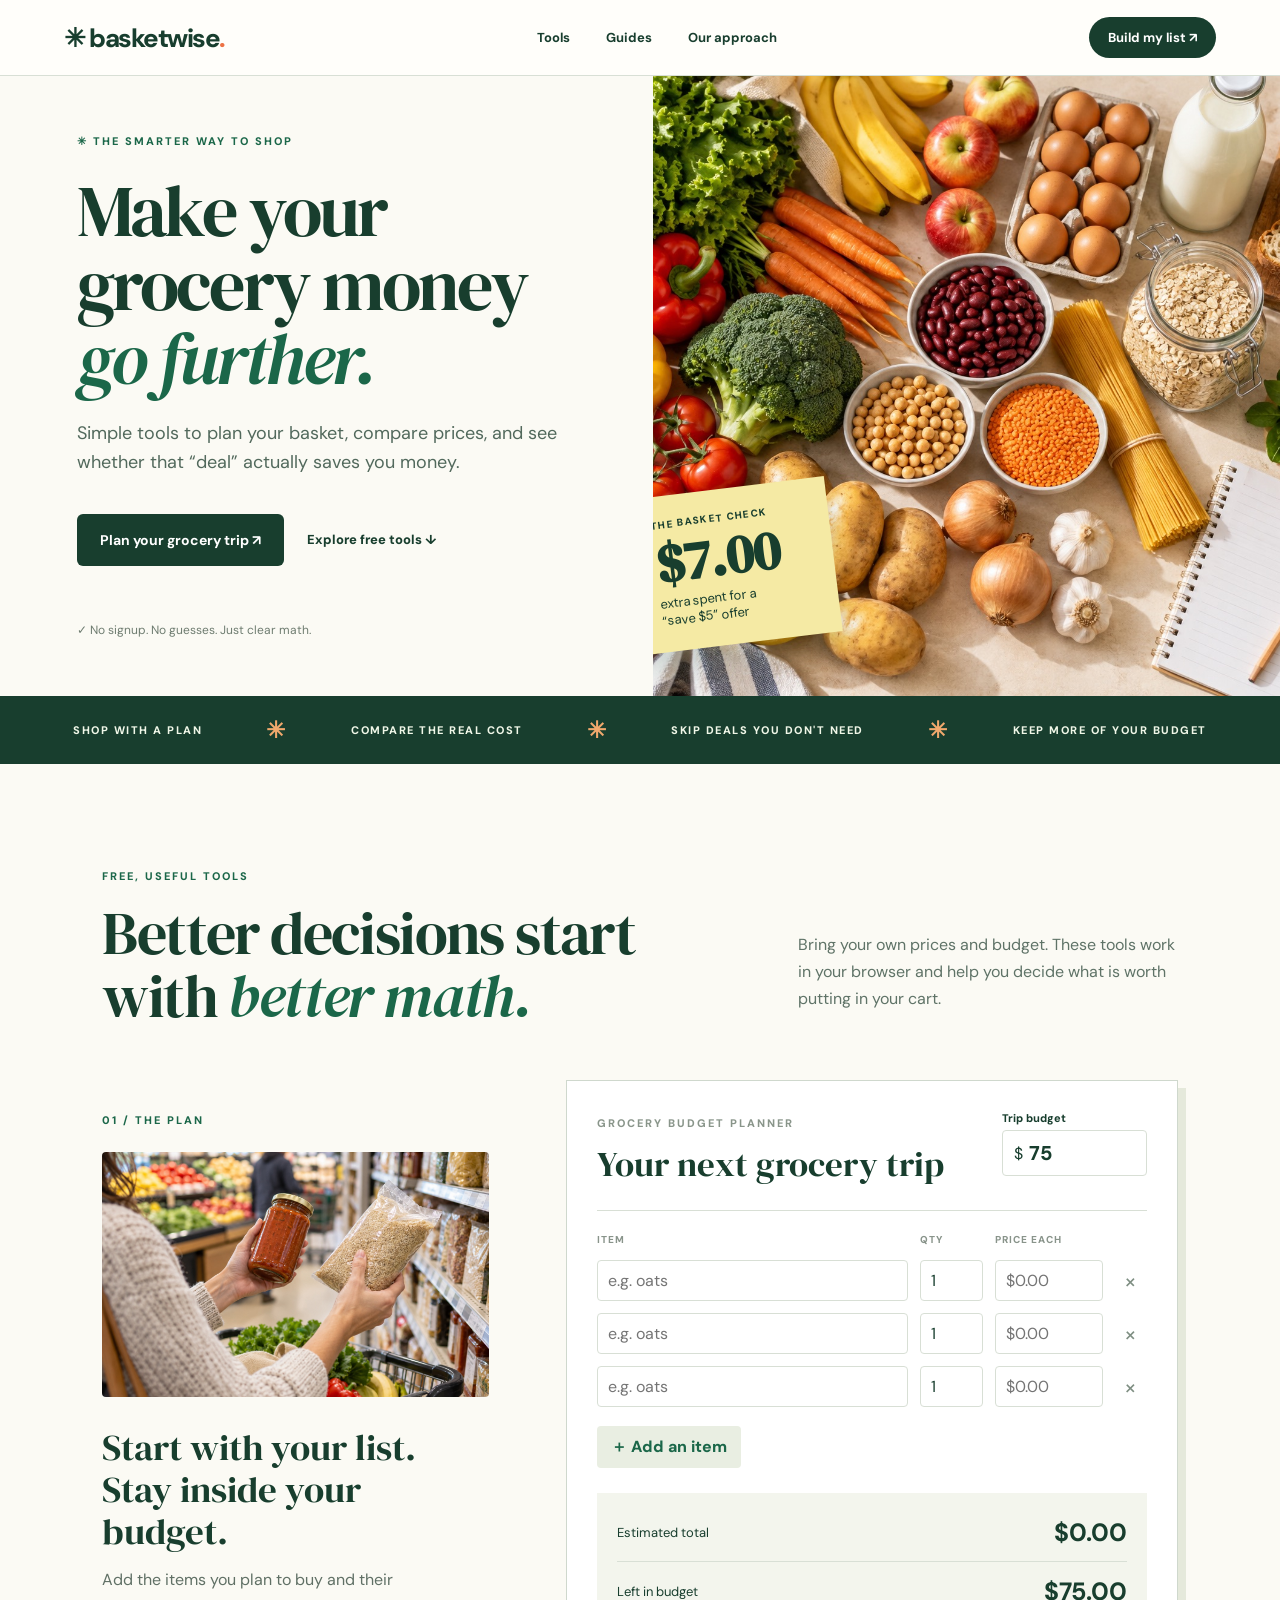
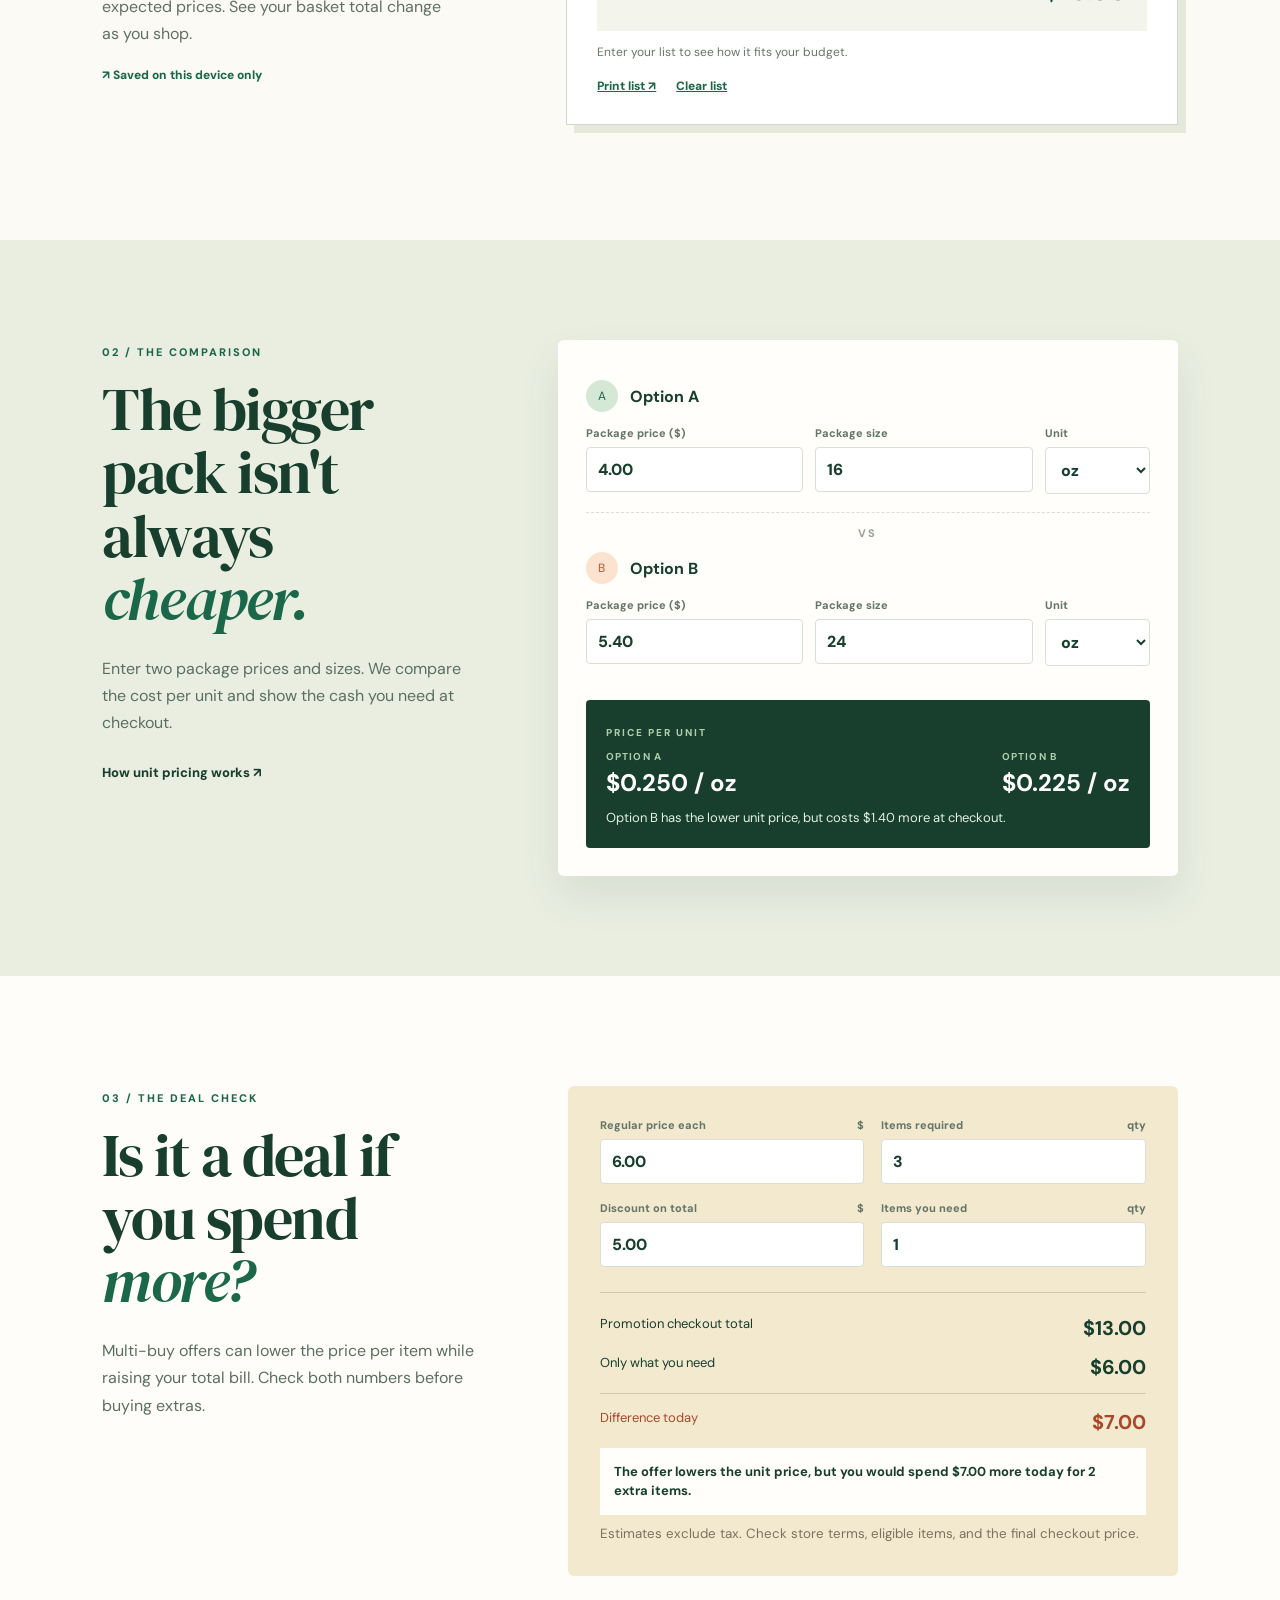
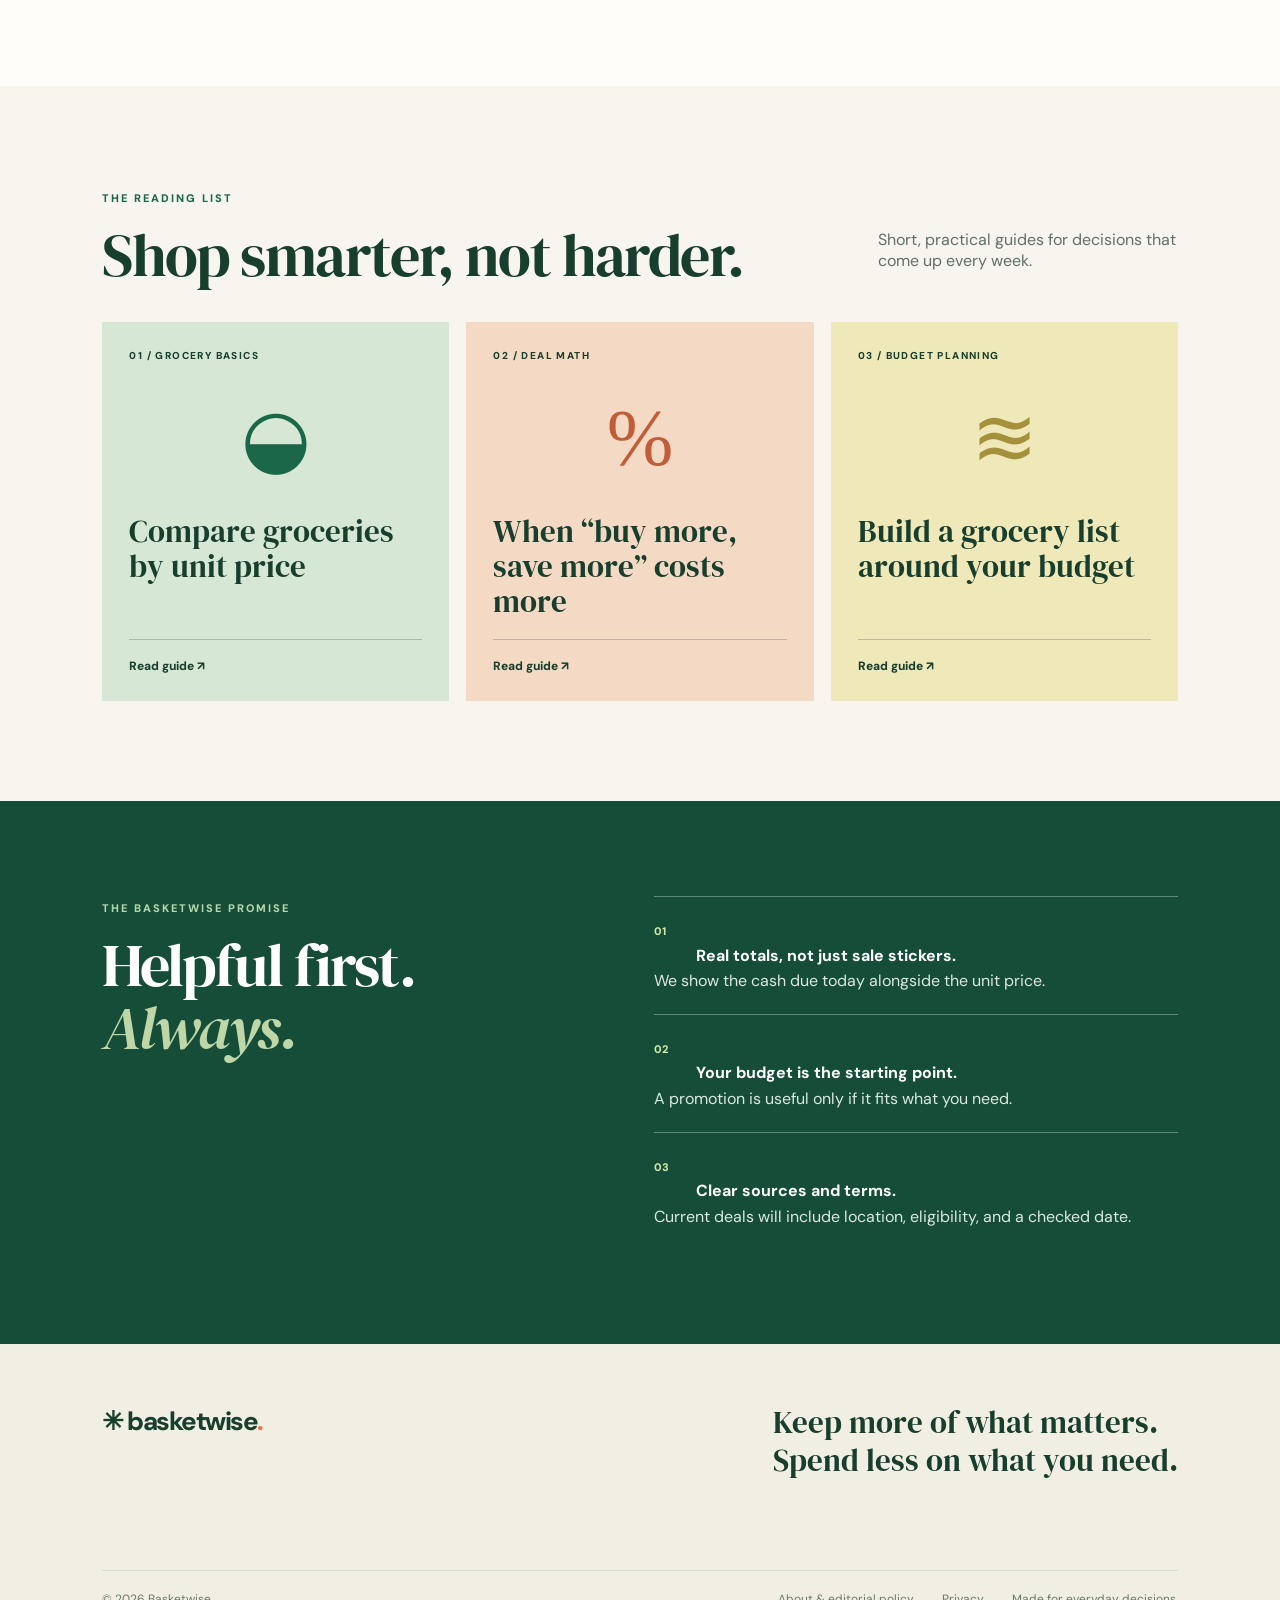
<file: index.html>
<!doctype html>
<html lang="en"><head><meta charset="utf-8"><meta name="viewport" content="width=device-width, initial-scale=1"><meta name="google-site-verification" content="oGo2UOSHpitSJRJtTwWRb97gVs6FayyTWJki5XSk0VU"><meta name="description" content="Free grocery budget planner, unit price comparison, and promotion calculator for U.S. shoppers."><title>Basketwise — Grocery math for real life</title><link rel="stylesheet" href="styles.css"></head>
<body><header class="site-header"><a class="brand" href="index.html">✳ basketwise<span>.</span></a><nav aria-label="Main navigation"><a href="#tools">Tools</a><a href="#guides">Guides</a><a href="#approach">Our approach</a></nav><a class="header-cta" href="#planner-tool">Build my list ↗</a></header>
<main>
<section class="hero"><div class="hero-copy"><span class="eyebrow">✳ THE SMARTER WAY TO SHOP</span><h1>Make your grocery money <em>go further.</em></h1><p>Simple tools to plan your basket, compare prices, and see whether that “deal” actually saves you money.</p><div class="hero-actions"><a class="button-dark" href="#planner-tool">Plan your grocery trip ↗</a><a class="inline-link" href="#tools">Explore free tools ↓</a></div><div class="hero-proof">✓ No signup. No guesses. Just clear math.</div></div><div class="hero-visual"><img src="assets/grocery-table.jpg" alt="Colorful groceries on a kitchen table beside a shopping list" fetchpriority="high"><div class="hero-sticker"><span>THE BASKET CHECK</span><strong>$7.00</strong><small>extra spent for a<br>“save $5” offer</small></div></div></section>
<div class="marquee"><span>SHOP WITH A PLAN</span><i>✳</i><span>COMPARE THE REAL COST</span><i>✳</i><span>SKIP DEALS YOU DON'T NEED</span><i>✳</i><span>KEEP MORE OF YOUR BUDGET</span></div>
<section class="tools-intro" id="tools"><div><span class="eyebrow">FREE, USEFUL TOOLS</span><h2>Better decisions start with <em>better math.</em></h2></div><p>Bring your own prices and budget. These tools work in your browser and help you decide what is worth putting in your cart.</p></section>
<section class="tool-layout" id="planner"><div class="section-side"><span class="section-number">01 / THE PLAN</span><img class="mini-photo" src="assets/compare-shelf.jpg" alt="Shopper comparing grocery packages on a store shelf" loading="lazy"><h3>Start with your list.<br>Stay inside your budget.</h3><p>Add the items you plan to buy and their expected prices. See your basket total change as you shop.</p><span class="privacy-note">↗ Saved on this device only</span></div><div class="tool-panel planner-panel" id="planner-tool"><div class="tool-panel-top"><div><span class="tool-label">GROCERY BUDGET PLANNER</span><h3>Your next grocery trip</h3></div><div class="budget-input"><label for="budget">Trip budget</label><span>$ <input id="budget" type="number" min="0" step="0.01" value="75"></span></div></div><div class="planner-head"><span>ITEM</span><span>QTY</span><span>PRICE EACH</span><span></span></div><div id="basket-rows" class="basket-rows"></div><button id="add-item" class="add-item" type="button">＋ Add an item</button><div class="budget-results"><div><span>Estimated total</span><strong id="basket-total">$0.00</strong></div><div><span id="balance-label">Left in budget</span><strong id="basket-balance">$75.00</strong></div></div><p id="budget-note" class="tool-note" role="status">Enter your list to see how it fits your budget.</p><div class="planner-actions"><button id="print-list" type="button">Print list ↗</button><button id="clear-list" type="button">Clear list</button><button id="undo-list" type="button" hidden>Undo clear</button></div></div></section>
<section class="compare-section" id="compare"><div class="compare-heading"><span class="section-number">02 / THE COMPARISON</span><h2>The bigger pack isn't always <em>cheaper.</em></h2><p>Enter two package prices and sizes. We compare the cost per unit and show the cash you need at checkout.</p><a class="inline-link" href="guides/unit-price.html">How unit pricing works ↗</a></div><div class="compare-panel"><div class="compare-product"><div class="product-heading"><span class="product-mark">A</span><strong>Option A</strong></div><div class="compare-fields"><label>Package price ($)<input id="a-price" type="number" min="0.01" step="0.01" value="4.00"></label><label>Package size<input id="a-size" type="number" min="0.01" step="0.01" value="16"></label><label>Unit<select id="a-unit"><option value="oz">oz</option><option value="lb">lb</option><option value="fl-oz">fl oz</option><option value="count">count</option></select></label></div></div><div class="versus">VS</div><div class="compare-product"><div class="product-heading"><span class="product-mark second">B</span><strong>Option B</strong></div><div class="compare-fields"><label>Package price ($)<input id="b-price" type="number" min="0.01" step="0.01" value="5.40"></label><label>Package size<input id="b-size" type="number" min="0.01" step="0.01" value="24"></label><label>Unit<select id="b-unit"><option value="oz">oz</option><option value="lb">lb</option><option value="fl-oz">fl oz</option><option value="count">count</option></select></label></div></div><div class="comparison-result" role="status"><span>PRICE PER UNIT</span><div><strong><small>OPTION A</small><span id="a-result">$0.250 / oz</span></strong><strong><small>OPTION B</small><span id="b-result">$0.225 / oz</span></strong></div><p id="compare-verdict">Option B has the lower unit price, but costs $1.40 more at checkout.</p></div></div></section>
<section class="promo-section" id="promo"><div class="promo-head"><span class="section-number">03 / THE DEAL CHECK</span><h2>Is it a deal if you spend <em>more?</em></h2><p>Multi-buy offers can lower the price per item while raising your total bill. Check both numbers before buying extras.</p></div><div class="promo-panel"><div class="promo-inputs"><label>Regular price each <span>$</span><input id="price" type="number" min="0.01" step="0.01" value="6.00"></label><label>Items required <span>qty</span><input id="quantity" type="number" min="2" step="1" value="3"></label><label>Discount on total <span>$</span><input id="discount" type="number" min="0" step="0.01" value="5.00"></label><label>Items you need <span>qty</span><input id="needed" type="number" min="1" step="1" value="1"></label></div><div class="promo-results"><div><span>Promotion checkout total</span><strong id="promo-total">$13.00</strong></div><div><span>Only what you need</span><strong id="needed-total">$6.00</strong></div><div class="promo-difference"><span>Difference today</span><strong id="extra-total">$7.00</strong></div><p id="verdict" role="status">The deal lowers the price per item, but you would spend $7.00 more today.</p></div><small>Estimates exclude tax. Check store terms, eligible items, and the final checkout price.</small></div></section>
<section class="guides-section" id="guides"><div class="guides-title"><div><span class="eyebrow">THE READING LIST</span><h2>Shop smarter, not harder.</h2></div><p>Short, practical guides for decisions that come up every week.</p></div><div class="guide-grid"><a class="guide-card guide-one" href="guides/unit-price.html"><span>01 / GROCERY BASICS</span><b aria-hidden="true">◒</b><h3>Compare groceries by unit price</h3><small>Read guide ↗</small></a><a class="guide-card guide-two" href="guides/multibuy.html"><span>02 / DEAL MATH</span><b aria-hidden="true">%</b><h3>When “buy more, save more” costs more</h3><small>Read guide ↗</small></a><a class="guide-card guide-three" href="guides/budget-list.html"><span>03 / BUDGET PLANNING</span><b aria-hidden="true">≋</b><h3>Build a grocery list around your budget</h3><small>Read guide ↗</small></a></div></section>
<section class="approach" id="approach"><div><span class="eyebrow">THE BASKETWISE PROMISE</span><h2>Helpful first.<br><em>Always.</em></h2></div><div class="approach-items"><p><span>01</span><strong>Real totals, not just sale stickers.</strong> We show the cash due today alongside the unit price.</p><p><span>02</span><strong>Your budget is the starting point.</strong> A promotion is useful only if it fits what you need.</p><p><span>03</span><strong>Clear sources and terms.</strong> Current deals will include location, eligibility, and a checked date.</p></div></section>
</main><footer><div class="footer-top"><a class="brand" href="index.html">✳ basketwise<span>.</span></a><p>Keep more of what matters.<br>Spend less on what you need.</p></div><div class="footer-bottom"><span>© 2026 Basketwise</span><a href="about.html">About & editorial policy</a><a href="privacy.html">Privacy</a><span>Made for everyday decisions.</span></div></footer><script src="script.js"></script></body></html>
</file>
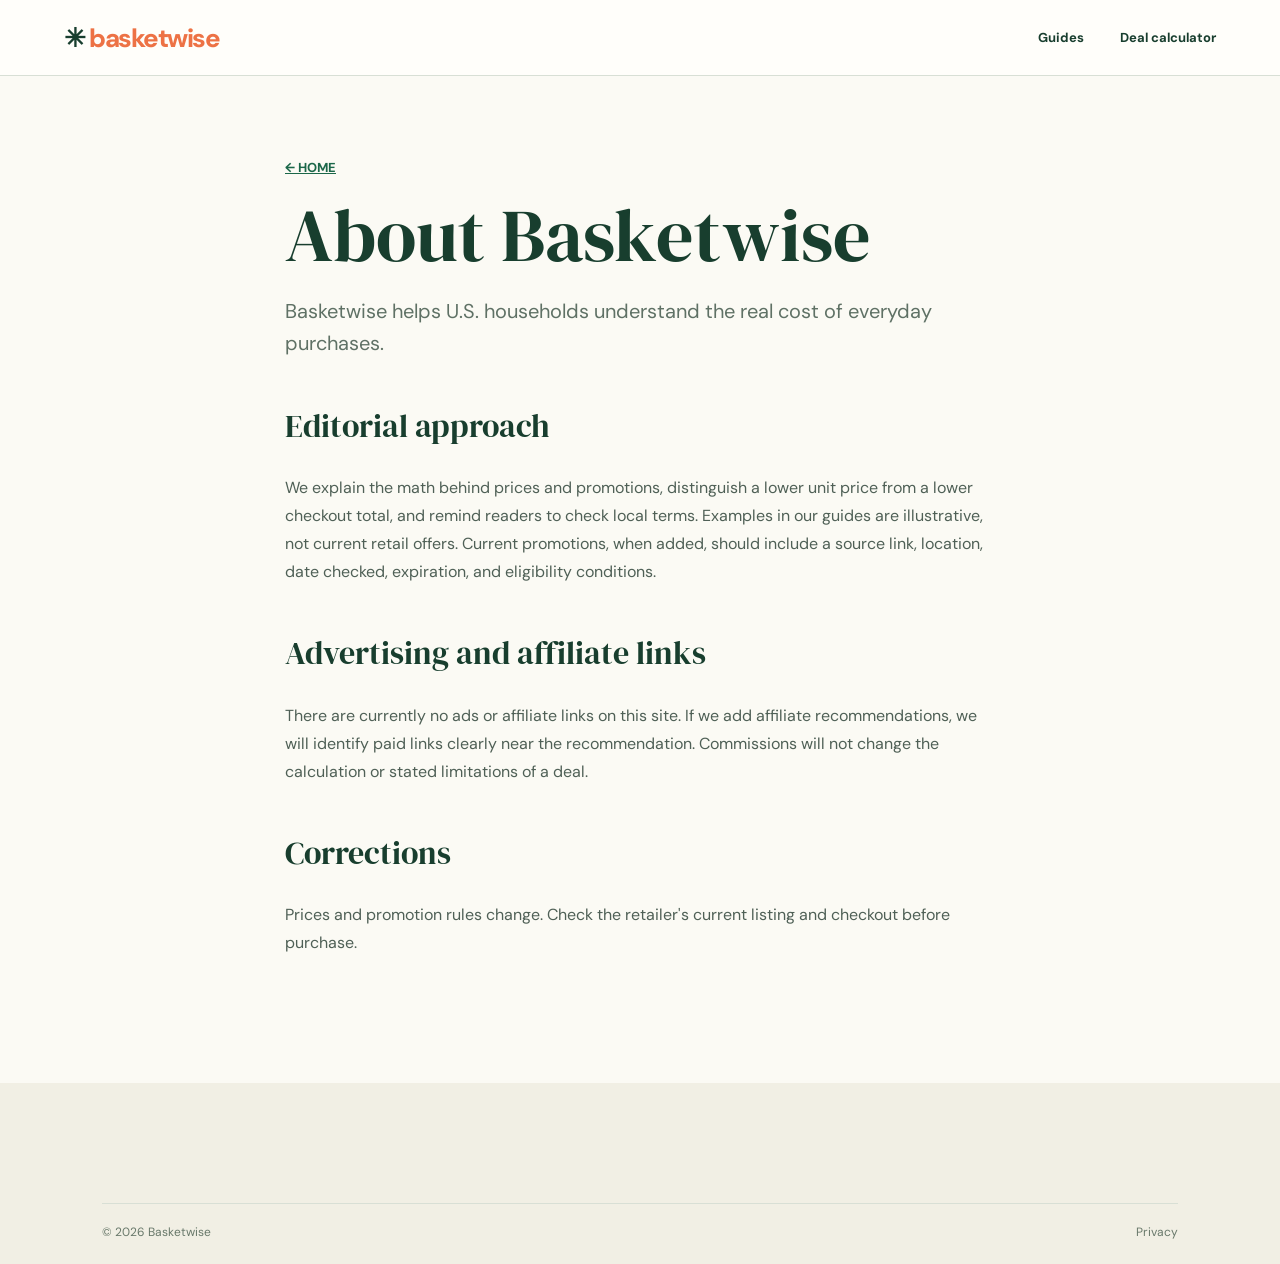
<file: about.html>
<!doctype html><html lang="en"><head><meta charset="utf-8"><meta name="viewport" content="width=device-width, initial-scale=1"><title>About & Editorial Policy | Basketwise</title><link rel="stylesheet" href="styles.css"></head><body><header class="site-header"><a class="brand" href="index.html">✳ <span>basketwise</span></a><nav><a href="index.html#guides">Guides</a><a href="index.html#promo">Deal calculator</a></nav></header><main class="page"><a class="back" href="index.html">← HOME</a><h1>About Basketwise</h1><p class="lead">Basketwise helps U.S. households understand the real cost of everyday purchases.</p><h2>Editorial approach</h2><p>We explain the math behind prices and promotions, distinguish a lower unit price from a lower checkout total, and remind readers to check local terms. Examples in our guides are illustrative, not current retail offers. Current promotions, when added, should include a source link, location, date checked, expiration, and eligibility conditions.</p><h2>Advertising and affiliate links</h2><p>There are currently no ads or affiliate links on this site. If we add affiliate recommendations, we will identify paid links clearly near the recommendation. Commissions will not change the calculation or stated limitations of a deal.</p><h2>Corrections</h2><p>Prices and promotion rules change. Check the retailer's current listing and checkout before purchase.</p></main><footer><div class="footer-bottom"><span>© 2026 Basketwise</span><a href="privacy.html">Privacy</a></div></footer></body></html>
</file>
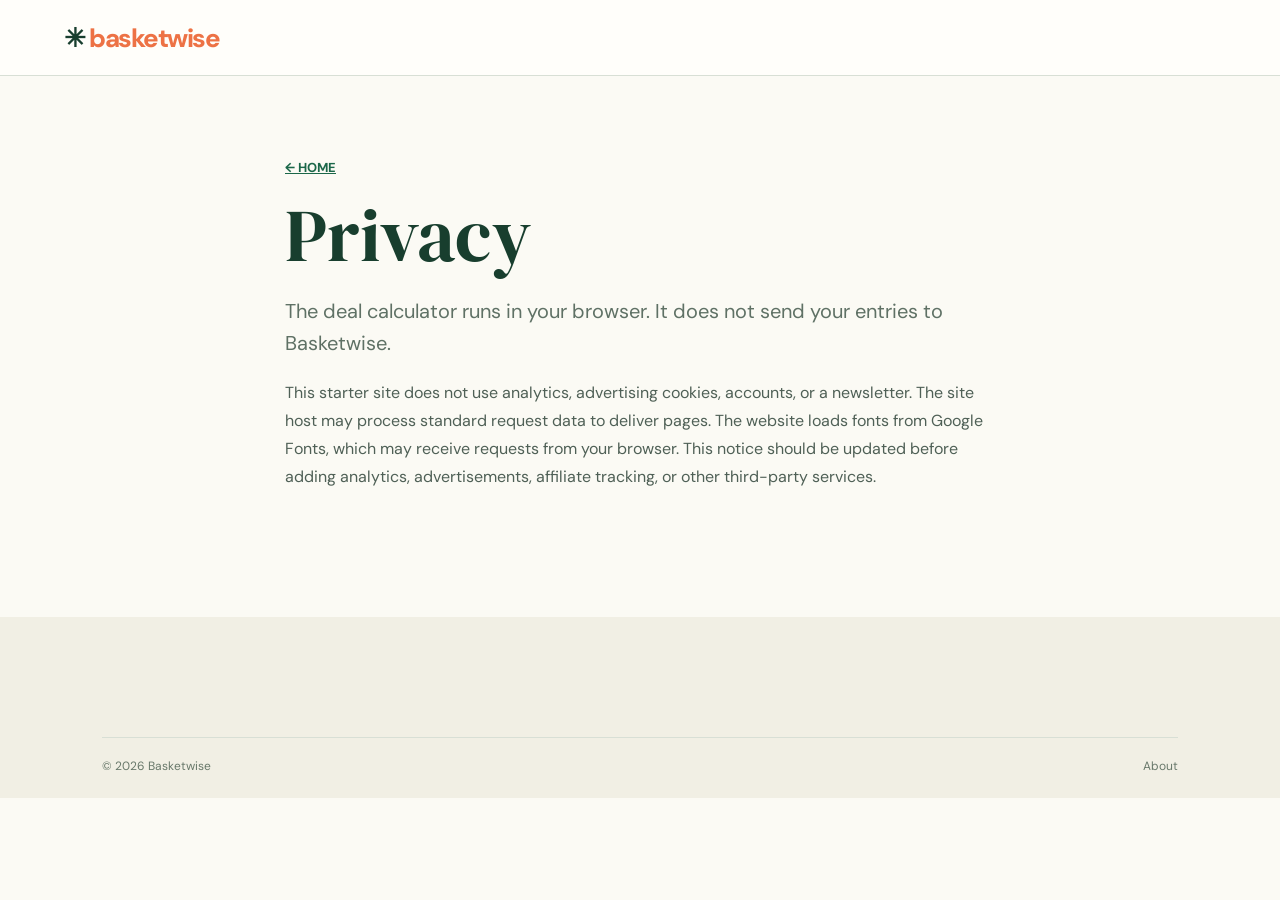
<file: privacy.html>
<!doctype html><html lang="en"><head><meta charset="utf-8"><meta name="viewport" content="width=device-width, initial-scale=1"><title>Privacy | Basketwise</title><link rel="stylesheet" href="styles.css"></head><body><header class="site-header"><a class="brand" href="index.html">✳ <span>basketwise</span></a></header><main class="page"><a class="back" href="index.html">← HOME</a><h1>Privacy</h1><p class="lead">The deal calculator runs in your browser. It does not send your entries to Basketwise.</p><p>This starter site does not use analytics, advertising cookies, accounts, or a newsletter. The site host may process standard request data to deliver pages. The website loads fonts from Google Fonts, which may receive requests from your browser. This notice should be updated before adding analytics, advertisements, affiliate tracking, or other third-party services.</p></main><footer><div class="footer-bottom"><span>© 2026 Basketwise</span><a href="about.html">About</a></div></footer></body></html>
</file>
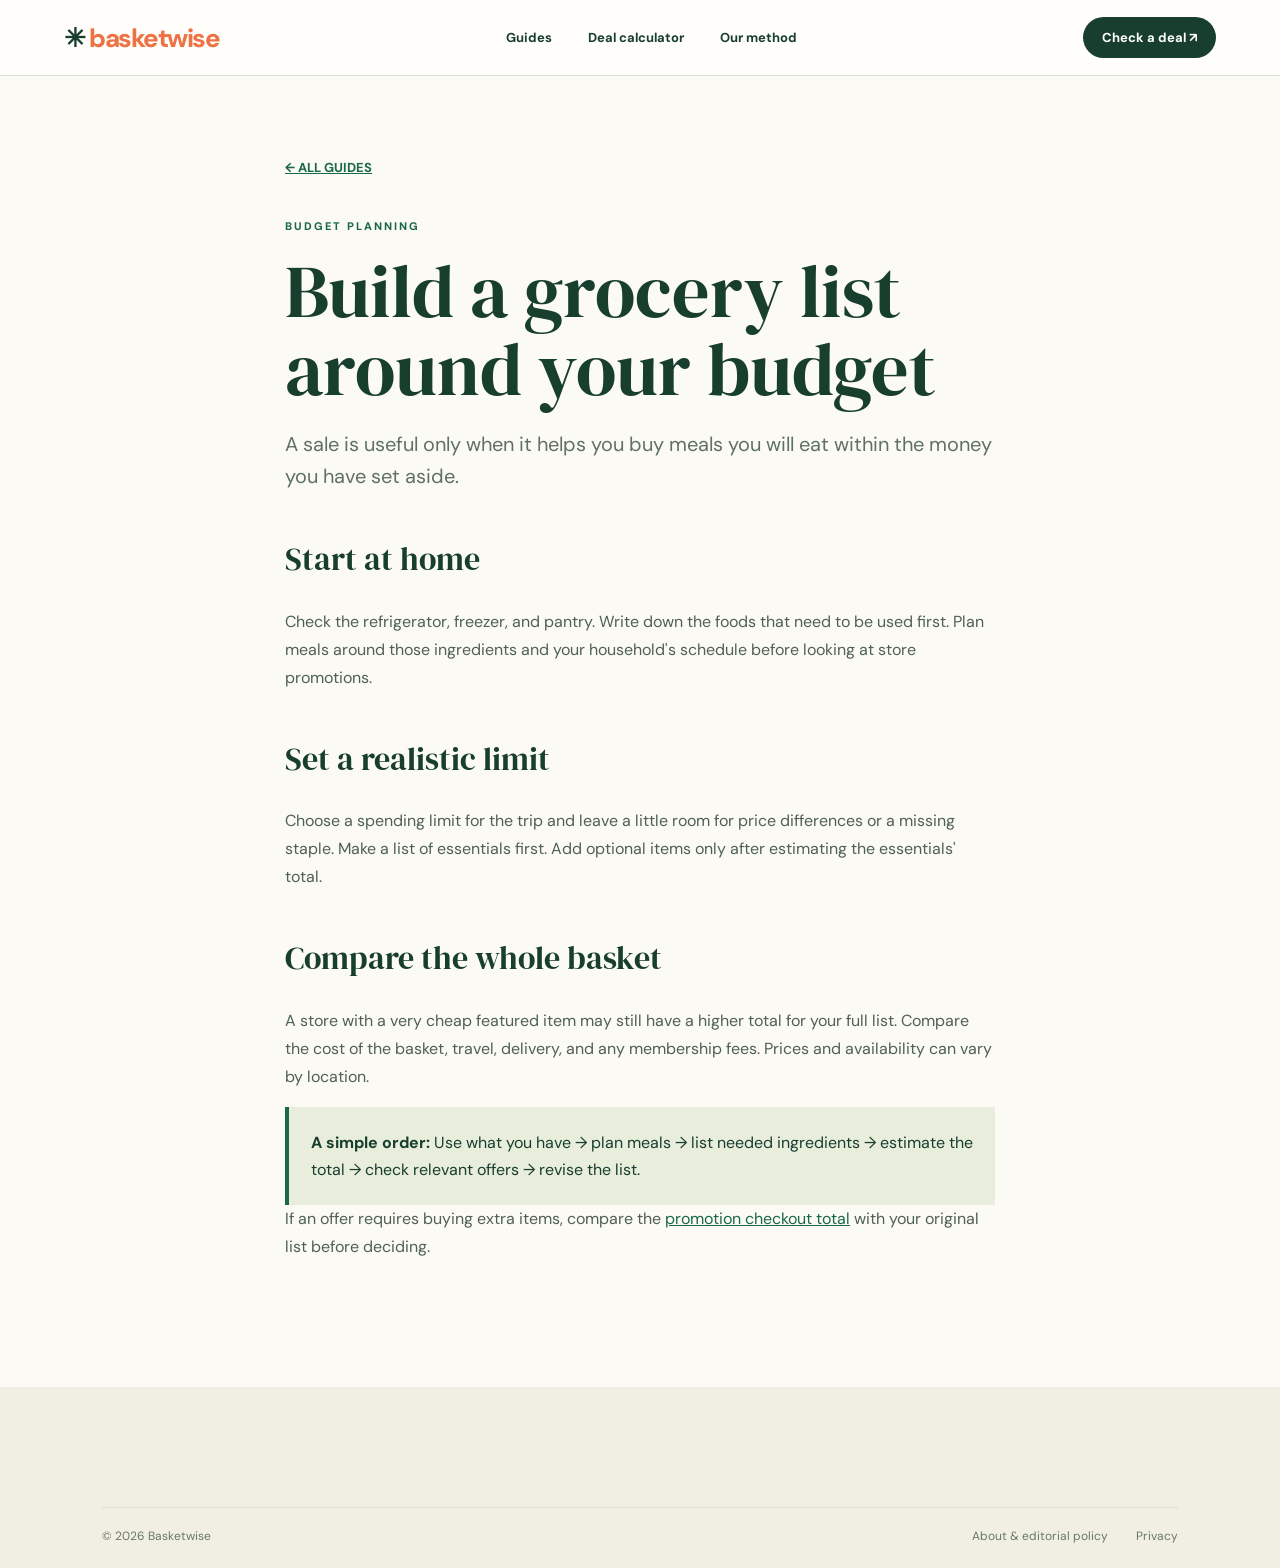
<file: guides/budget-list.html>
<!doctype html><html lang="en"><head><meta charset="utf-8"><meta name="viewport" content="width=device-width, initial-scale=1"><meta name="description" content="A simple way to build a weekly grocery list from your food budget, pantry, household size, and meals."><title>Build a Grocery List Around Your Budget | Basketwise</title><link rel="stylesheet" href="../styles.css"></head><body><header class="site-header"><a class="brand" href="../index.html">✳ <span>basketwise</span></a><nav><a href="../index.html#guides">Guides</a><a href="../index.html#promo">Deal calculator</a><a href="../index.html#approach">Our method</a></nav><a class="header-cta" href="../index.html#promo">Check a deal ↗</a></header><main class="page"><a class="back" href="../index.html#guides">← ALL GUIDES</a><span class="eyebrow" style="display:block;margin-top:42px">BUDGET PLANNING</span><h1>Build a grocery list around your budget</h1><p class="lead">A sale is useful only when it helps you buy meals you will eat within the money you have set aside.</p><h2>Start at home</h2><p>Check the refrigerator, freezer, and pantry. Write down the foods that need to be used first. Plan meals around those ingredients and your household's schedule before looking at store promotions.</p><h2>Set a realistic limit</h2><p>Choose a spending limit for the trip and leave a little room for price differences or a missing staple. Make a list of essentials first. Add optional items only after estimating the essentials' total.</p><h2>Compare the whole basket</h2><p>A store with a very cheap featured item may still have a higher total for your full list. Compare the cost of the basket, travel, delivery, and any membership fees. Prices and availability can vary by location.</p><div class="example"><strong>A simple order:</strong> Use what you have → plan meals → list needed ingredients → estimate the total → check relevant offers → revise the list.</div><p>If an offer requires buying extra items, compare the <a href="../index.html#promo">promotion checkout total</a> with your original list before deciding.</p></main><footer><div class="footer-bottom"><span>© 2026 Basketwise</span><a href="../about.html">About & editorial policy</a><a href="../privacy.html">Privacy</a></div></footer></body></html>
</file>
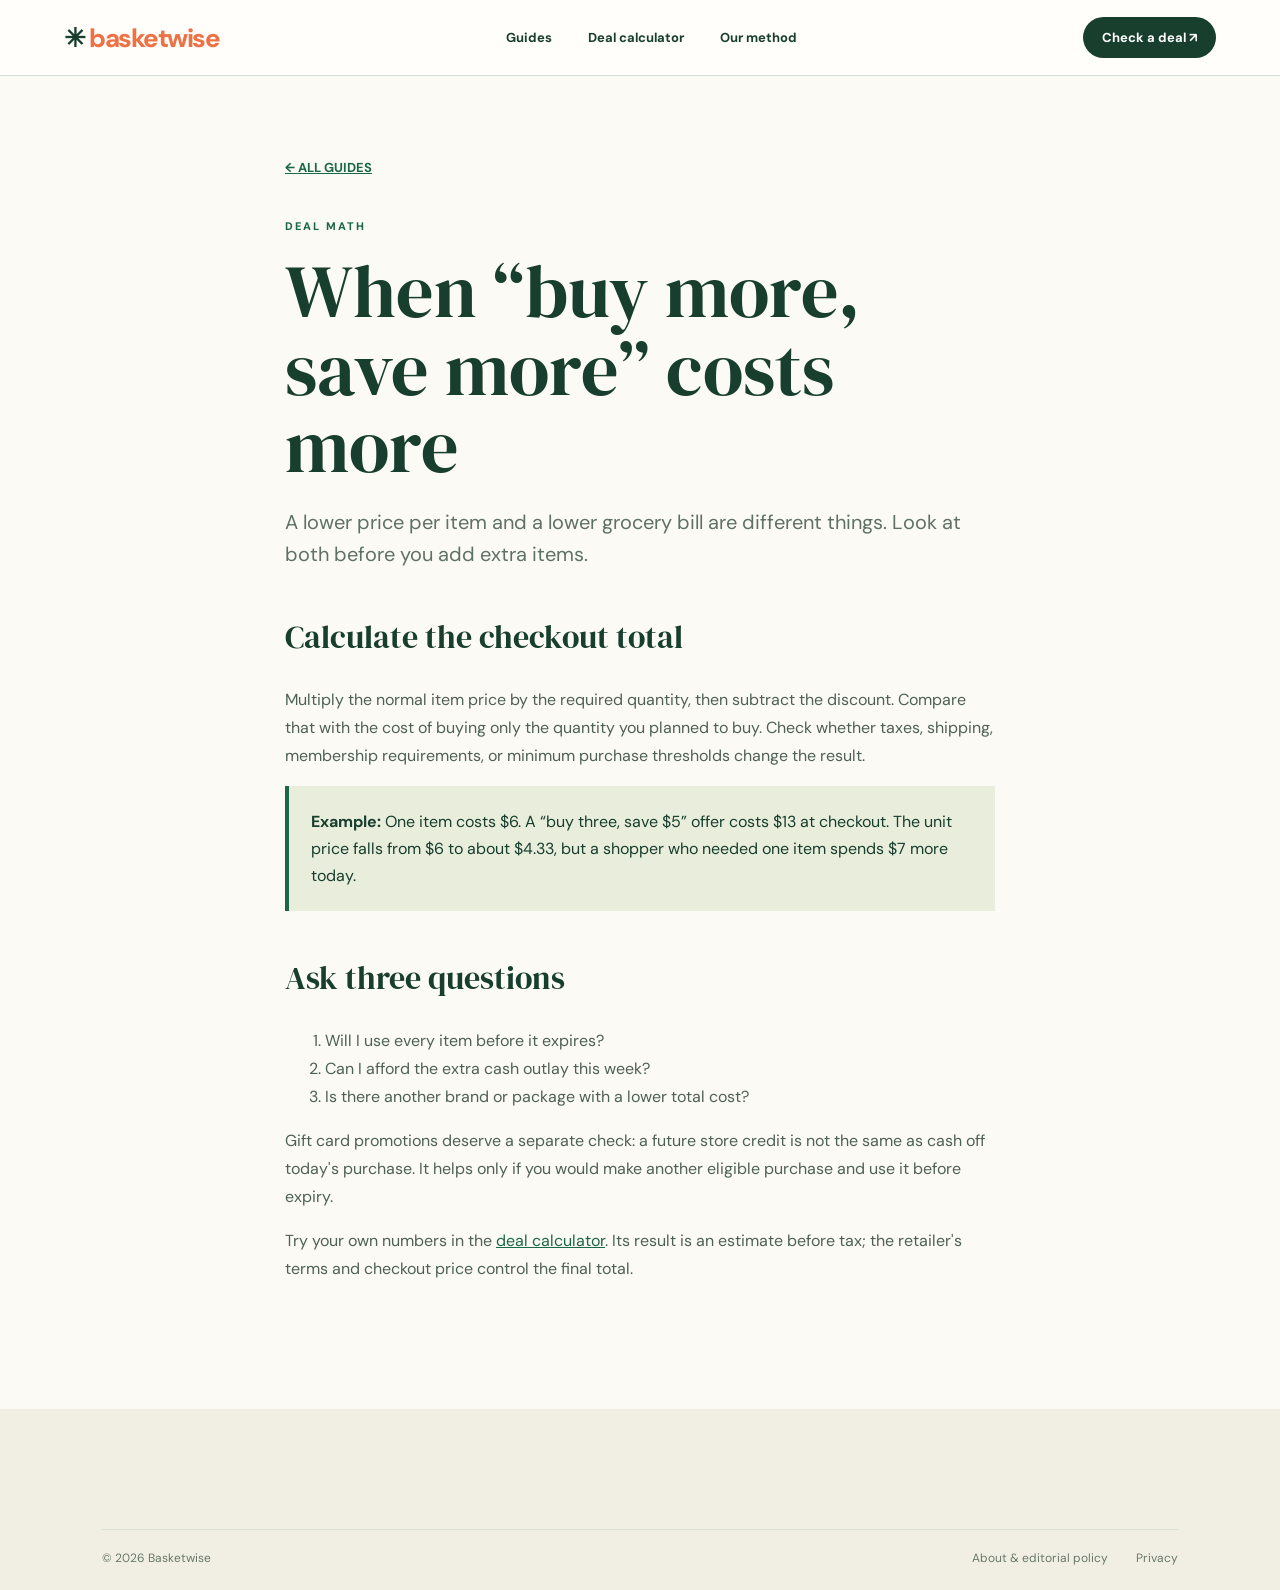
<file: guides/multibuy.html>
<!doctype html><html lang="en"><head><meta charset="utf-8"><meta name="viewport" content="width=device-width, initial-scale=1"><meta name="description" content="Learn when a buy-more-save-more grocery promotion actually lowers your spending and when it increases the checkout total."><title>When Multi-Buy Deals Cost More | Basketwise</title><link rel="stylesheet" href="../styles.css"></head><body><header class="site-header"><a class="brand" href="../index.html">✳ <span>basketwise</span></a><nav><a href="../index.html#guides">Guides</a><a href="../index.html#promo">Deal calculator</a><a href="../index.html#approach">Our method</a></nav><a class="header-cta" href="../index.html#promo">Check a deal ↗</a></header><main class="page"><a class="back" href="../index.html#guides">← ALL GUIDES</a><span class="eyebrow" style="display:block;margin-top:42px">DEAL MATH</span><h1>When “buy more, save more” costs more</h1><p class="lead">A lower price per item and a lower grocery bill are different things. Look at both before you add extra items.</p><h2>Calculate the checkout total</h2><p>Multiply the normal item price by the required quantity, then subtract the discount. Compare that with the cost of buying only the quantity you planned to buy. Check whether taxes, shipping, membership requirements, or minimum purchase thresholds change the result.</p><div class="example"><strong>Example:</strong> One item costs $6. A “buy three, save $5” offer costs $13 at checkout. The unit price falls from $6 to about $4.33, but a shopper who needed one item spends $7 more today.</div><h2>Ask three questions</h2><ol><li>Will I use every item before it expires?</li><li>Can I afford the extra cash outlay this week?</li><li>Is there another brand or package with a lower total cost?</li></ol><p>Gift card promotions deserve a separate check: a future store credit is not the same as cash off today's purchase. It helps only if you would make another eligible purchase and use it before expiry.</p><p>Try your own numbers in the <a href="../index.html#promo">deal calculator</a>. Its result is an estimate before tax; the retailer's terms and checkout price control the final total.</p></main><footer><div class="footer-bottom"><span>© 2026 Basketwise</span><a href="../about.html">About & editorial policy</a><a href="../privacy.html">Privacy</a></div></footer></body></html>
</file>
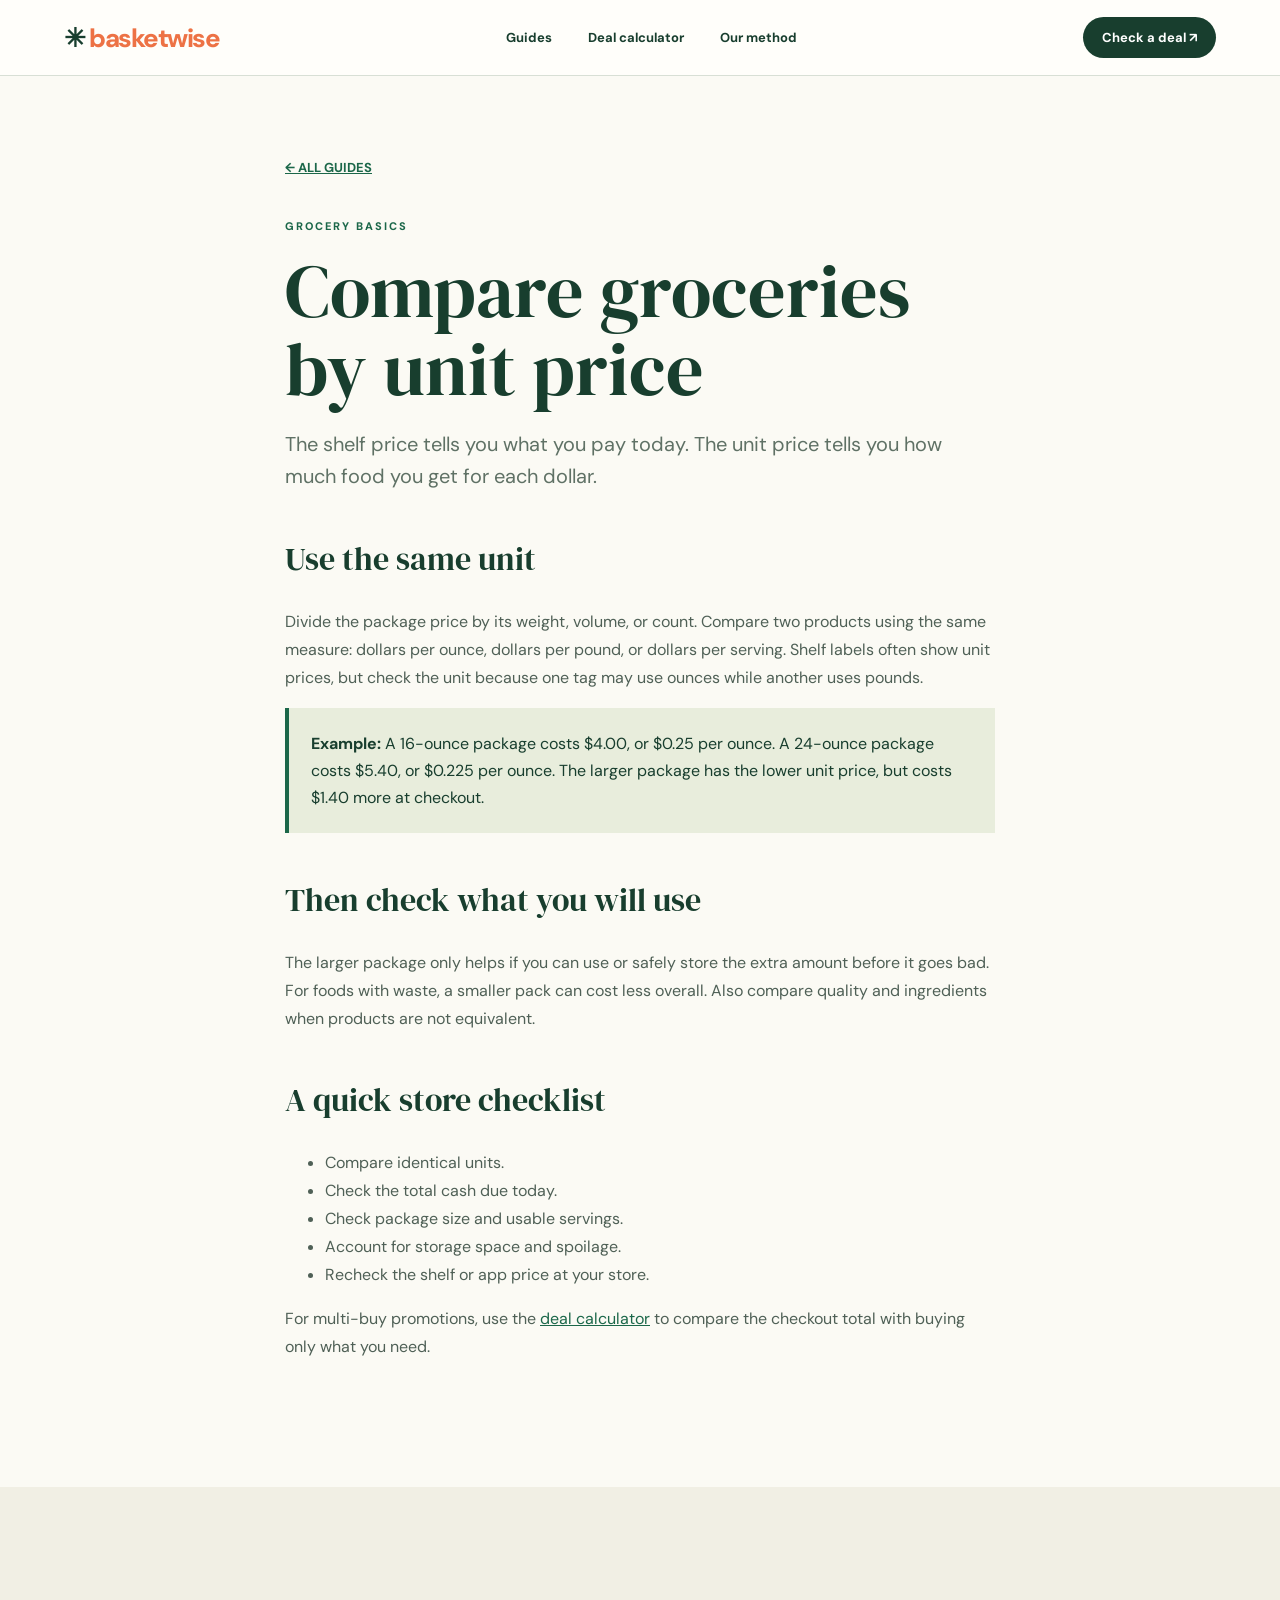
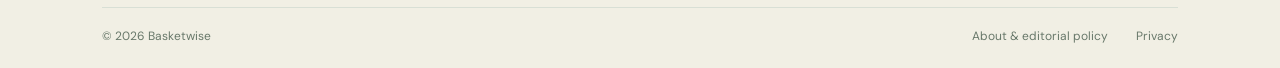
<file: guides/unit-price.html>
<!doctype html><html lang="en"><head><meta charset="utf-8"><meta name="viewport" content="width=device-width, initial-scale=1"><meta name="description" content="Learn to compare grocery prices by ounce, pound, or serving so you can spot the lower cost without buying more than you need."><title>How to Compare Grocery Unit Prices | Basketwise</title><link rel="stylesheet" href="../styles.css"></head><body><header class="site-header"><a class="brand" href="../index.html">✳ <span>basketwise</span></a><nav><a href="../index.html#guides">Guides</a><a href="../index.html#promo">Deal calculator</a><a href="../index.html#approach">Our method</a></nav><a class="header-cta" href="../index.html#promo">Check a deal ↗</a></header><main class="page"><a class="back" href="../index.html#guides">← ALL GUIDES</a><span class="eyebrow" style="display:block;margin-top:42px">GROCERY BASICS</span><h1>Compare groceries by unit price</h1><p class="lead">The shelf price tells you what you pay today. The unit price tells you how much food you get for each dollar.</p><h2>Use the same unit</h2><p>Divide the package price by its weight, volume, or count. Compare two products using the same measure: dollars per ounce, dollars per pound, or dollars per serving. Shelf labels often show unit prices, but check the unit because one tag may use ounces while another uses pounds.</p><div class="example"><strong>Example:</strong> A 16-ounce package costs $4.00, or $0.25 per ounce. A 24-ounce package costs $5.40, or $0.225 per ounce. The larger package has the lower unit price, but costs $1.40 more at checkout.</div><h2>Then check what you will use</h2><p>The larger package only helps if you can use or safely store the extra amount before it goes bad. For foods with waste, a smaller pack can cost less overall. Also compare quality and ingredients when products are not equivalent.</p><h2>A quick store checklist</h2><ul><li>Compare identical units.</li><li>Check the total cash due today.</li><li>Check package size and usable servings.</li><li>Account for storage space and spoilage.</li><li>Recheck the shelf or app price at your store.</li></ul><p>For multi-buy promotions, use the <a href="../index.html#promo">deal calculator</a> to compare the checkout total with buying only what you need.</p></main><footer><div class="footer-bottom"><span>© 2026 Basketwise</span><a href="../about.html">About & editorial policy</a><a href="../privacy.html">Privacy</a></div></footer></body></html>
</file>
<file: styles.css>
@import url('https://fonts.googleapis.com/css2?family=DM+Sans:wght@400;500;600;700;800&family=DM+Serif+Display:ital@0;1&display=swap');
:root{--ink:#183e2e;--green:#1b6749;--cream:#fbfaf4;--sage:#e9eee2;--orange:#ed7245;--line:#d8dfd5}*{box-sizing:border-box}html{scroll-behavior:smooth}body{margin:0;background:var(--cream);color:var(--ink);font-family:'DM Sans',Arial,sans-serif}a{color:inherit;text-decoration:none}button,input,select{font:inherit}button{cursor:pointer}.site-header{height:76px;background:#fffefa;display:flex;align-items:center;justify-content:space-between;padding:0 5vw;border-bottom:1px solid var(--line)}.brand{font-size:26px;font-weight:800;letter-spacing:-1.5px;white-space:nowrap}.brand span{color:var(--orange)}nav{display:flex;gap:36px;font-size:13px;font-weight:700}nav a:hover,.inline-link:hover{text-decoration:underline}.header-cta{border-radius:50px;padding:12px 19px;background:var(--ink);color:#fff;font-size:13px;font-weight:700}.hero{display:grid;grid-template-columns:51% 49%;min-height:620px}.hero-copy{display:flex;flex-direction:column;align-items:flex-start;justify-content:center;padding:45px 5vw 45px 6vw}.eyebrow,.section-number,.tool-label{font-size:11px;letter-spacing:2px;font-weight:800;color:var(--green)}h1,h2,h3,p{margin-top:0}.hero h1,.tools-intro h2,.compare-heading h2,.promo-head h2,.guides-title h2,.approach h2,.section-side h3,.page h1,.page h2{font-family:'DM Serif Display',Georgia,serif;font-weight:400}.hero h1{font-size:clamp(58px,5.6vw,90px);line-height:1.03;letter-spacing:-3px;margin:27px 0 22px}.hero h1 em,h2 em{color:var(--green);font-weight:400}.hero-copy>p{font-size:18px;line-height:1.65;max-width:500px;color:#52695c}.hero-actions{display:flex;gap:23px;align-items:center;margin-top:18px}.button-dark{background:var(--ink);color:white;padding:17px 23px;border-radius:6px;font-size:14px;font-weight:700}.button-dark:hover,.header-cta:hover{background:#2c7655}.inline-link{font-size:13px;font-weight:800}.hero-proof{margin-top:56px;color:#6e7c70;font-size:12px}.hero-visual{position:relative;overflow:hidden;min-height:580px}.hero-visual>img{width:100%;height:100%;object-fit:cover;display:block}.hero-sticker{position:absolute;left:-24px;bottom:52px;transform:rotate(-7deg);background:#f5eaa4;box-shadow:0 18px 28px #183e2e33;padding:22px 27px;width:205px;display:flex;flex-direction:column}.hero-sticker span{font-size:10px;letter-spacing:1.4px;font-weight:800}.hero-sticker strong{font-family:'DM Serif Display',Georgia,serif;font-size:54px;line-height:1.2}.hero-sticker small{font-size:13px;line-height:1.3}.marquee{display:flex;justify-content:space-around;align-items:center;gap:20px;background:var(--ink);color:#f0f7e8;padding:19px 4vw;font-size:11px;font-weight:800;letter-spacing:1.5px}.marquee i{font-style:normal;color:#f1a96d;font-size:23px}.tools-intro{display:flex;align-items:end;justify-content:space-between;gap:60px;padding:100px 8vw 52px}.tools-intro h2,.compare-heading h2,.promo-head h2,.guides-title h2,.approach h2{font-size:clamp(44px,4.7vw,72px);line-height:1.05;letter-spacing:-1.6px;margin:17px 0 0}.tools-intro p{max-width:380px;line-height:1.7;color:#5f7367}.tool-layout{display:grid;grid-template-columns:36% 1fr;gap:6vw;padding:0 8vw 115px}.section-side{padding-top:28px}.mini-photo{width:100%;height:245px;object-fit:cover;margin:23px 0 25px;border-radius:4px}.section-side h3{font-size:37px;line-height:1.13;margin:0 0 13px}.section-side p{max-width:350px;line-height:1.7;color:#607065}.privacy-note{font-size:12px;font-weight:800;color:var(--green)}.tool-panel{border:1px solid #cfd8cd;background:#fff;padding:30px;box-shadow:8px 8px 0 #e5e9db}.tool-panel-top{display:flex;justify-content:space-between;gap:25px;align-items:start;border-bottom:1px solid var(--line);padding-bottom:22px}.tool-label{color:#89958a}.tool-panel h3{font-family:'DM Serif Display',Georgia,serif;font-size:35px;font-weight:400;margin:8px 0 0}.budget-input{min-width:145px}.budget-input label{display:block;font-size:11px;font-weight:800;margin-bottom:5px}.budget-input span{display:flex;align-items:center;gap:4px;border:1px solid var(--line);padding:8px 11px;border-radius:4px}.budget-input input{width:80px;border:0;outline:0;font-size:20px;font-weight:800;color:var(--ink)}.planner-head,.basket-row{display:grid;grid-template-columns:minmax(110px,1fr) 63px 108px 32px;gap:12px;align-items:center}.planner-head{font-size:10px;color:#89948b;letter-spacing:1px;font-weight:800;padding:22px 0 8px}.basket-row{padding:6px 0}.basket-row input{width:100%;border:1px solid var(--line);border-radius:4px;padding:9px 10px;background:#fff;color:var(--ink)}.basket-row button{border:0;background:none;color:#7e8e82;font-size:23px}.basket-row button:hover{color:#bf472b}.add-item{border:0;background:var(--sage);color:var(--green);font-weight:800;padding:10px 14px;border-radius:4px;margin-top:13px}.budget-results{background:#f3f5ed;margin-top:25px;padding:18px 20px}.budget-results>div{display:flex;justify-content:space-between;align-items:center;padding:5px 0}.budget-results div+div{border-top:1px solid var(--line);margin-top:7px;padding-top:13px}.budget-results span{font-size:13px}.budget-results strong{font-size:25px}.budget-results .over{color:#c0482d}.tool-note{font-size:12px;color:#677668;margin:13px 0 0}.planner-actions{display:flex;gap:20px;margin-top:18px}.planner-actions button{border:0;background:none;color:var(--green);font-size:12px;font-weight:800;text-decoration:underline;padding:0}.compare-section{background:#e9eee1;padding:100px 8vw;display:grid;grid-template-columns:34% 1fr;gap:7vw}.compare-heading p,.promo-head p{line-height:1.7;color:#5b6f61;margin:24px 0}.compare-panel{background:#fffefa;padding:28px;border-radius:6px;box-shadow:0 20px 40px #35604419}.compare-product{padding:12px 0 18px}.product-heading{display:flex;align-items:center;gap:12px;margin-bottom:14px}.product-mark{width:32px;height:32px;display:grid;place-items:center;border-radius:50%;background:#d5e8d5;color:var(--green);font-size:12px}.product-mark.second{background:#fbe3cf;color:#bb592e}.compare-fields{display:grid;grid-template-columns:1fr 1fr 105px;gap:12px}.compare-fields label,.promo-inputs label{font-size:11px;font-weight:800;color:#657669}.compare-fields input,.compare-fields select,.promo-inputs input{display:block;width:100%;margin-top:7px;border:1px solid var(--line);padding:11px;border-radius:4px;color:var(--ink);background:white;font-size:16px}.versus{text-align:center;color:#95a597;font-size:11px;font-weight:800;letter-spacing:2px;border-top:1px dashed var(--line);padding-top:13px}.comparison-result{margin-top:16px;background:var(--ink);color:#fff;padding:20px;border-radius:4px}.comparison-result>span{font-size:10px;letter-spacing:2px;color:#aad1ac;font-weight:800}.comparison-result>div{display:flex;justify-content:space-between;margin:9px 0}.comparison-result strong{font-size:24px}.comparison-result p{font-size:13px;line-height:1.5;margin:10px 0 0;color:#e2f0e4}.promo-section{display:grid;grid-template-columns:35% 1fr;gap:7vw;padding:110px 8vw;background:#fffdfa}.promo-panel{background:#f3e9cf;padding:32px;border-radius:6px}.promo-inputs{display:grid;grid-template-columns:1fr 1fr;gap:17px}.promo-inputs span{float:right}.promo-results{margin-top:25px;padding-top:9px;border-top:1px solid #d4c8aa}.promo-results>div{display:flex;justify-content:space-between;margin:13px 0}.promo-results span{font-size:13px}.promo-results strong{font-size:20px}.promo-results .promo-difference{border-top:1px solid #d4c8aa;padding-top:15px;color:#a94829}.promo-results p{font-size:13px;line-height:1.5;font-weight:700;background:#fffefa;padding:14px;margin-bottom:7px}.promo-panel small{color:#7c735e;line-height:1.5}.guides-section{padding:100px 8vw;background:#f7f5ed}.guides-title{display:flex;align-items:end;justify-content:space-between;gap:30px;margin-bottom:35px}.guides-title p{max-width:300px;color:#607065}.guide-grid{display:grid;grid-template-columns:repeat(3,1fr);gap:17px}.guide-card{min-height:355px;padding:27px;display:flex;flex-direction:column;transition:transform .2s}.guide-card:hover{transform:translateY(-5px)}.guide-one{background:#d7e7d6}.guide-two{background:#f4d9c4}.guide-three{background:#efe8b9}.guide-card>span{font-size:10px;letter-spacing:1.4px;font-weight:800}.guide-card b{font-size:80px;font-family:Georgia,serif;color:var(--green);font-weight:400;align-self:center;line-height:1.9}.guide-two b{color:#c25d39}.guide-three b{color:#a5903b}.guide-card h3{font-family:'DM Serif Display',Georgia,serif;font-size:31px;line-height:1.13;font-weight:400;margin:0 0 20px}.guide-card small{font-size:12px;font-weight:800;margin-top:auto;border-top:1px solid #73827370;padding-top:18px}.approach{background:#154d39;color:#fff;padding:95px 8vw;display:grid;grid-template-columns:43% 1fr;gap:7vw}.approach .eyebrow{color:#b5d8aa}.approach h2 em{color:#bfd6a7}.approach-items p{border-top:1px solid #ffffff55;padding:20px 0;margin:0;line-height:1.6;color:#dce9df}.approach-items span{display:inline-block;width:42px;color:#d5eaaa;font-size:11px;font-weight:800}.approach-items strong{display:block;color:#fff;margin-left:42px}footer{background:#f1efe4;padding:60px 8vw 24px}.footer-top{display:flex;justify-content:space-between;align-items:start}.footer-top p{font-family:'DM Serif Display',Georgia,serif;font-size:31px;line-height:1.2}.footer-bottom{display:flex;gap:28px;border-top:1px solid var(--line);padding-top:20px;margin-top:60px;color:#68786a;font-size:12px}.footer-bottom span:first-child{margin-right:auto}.page{max-width:760px;margin:0 auto;padding:80px 25px 110px}.page h1{font-size:clamp(45px,6vw,74px);line-height:1.05;margin:20px 0}.page .lead{font-size:20px;color:#5f7165;line-height:1.6}.page h2{margin-top:45px;font-size:32px}.page p,.page li{line-height:1.75;color:#4f6056}.page a{text-decoration:underline;color:var(--green)}.example{padding:22px;background:#e8eddc;border-left:4px solid var(--green);line-height:1.7}.back{font-size:13px;color:var(--green);font-weight:700}
@media(max-width:950px){.hero,.tool-layout,.compare-section,.promo-section,.approach{grid-template-columns:1fr}.hero-copy{padding:65px 7vw}.hero-visual{height:460px}.hero-sticker{left:25px}.tools-intro,.tool-layout,.compare-section,.promo-section,.guides-section,.approach{padding-left:7vw;padding-right:7vw}.section-side{display:grid;grid-template-columns:220px 1fr;column-gap:25px}.section-side .section-number,.section-side .privacy-note{grid-column:1/-1}.mini-photo{grid-row:2/4;margin:15px 0}.section-side h3{margin-top:15px}.guide-grid{grid-template-columns:1fr 1fr}.guide-card:last-child{grid-column:1/-1}}@media(max-width:650px){.site-header nav{display:none}.hero h1{font-size:58px}.hero-actions,.tools-intro,.guides-title,.footer-top{display:block}.hero-actions a{display:inline-block;margin-bottom:20px}.hero-visual{min-height:330px;height:330px}.hero-sticker{transform:scale(.75) rotate(-7deg);transform-origin:left bottom;bottom:15px}.marquee{flex-wrap:wrap;padding:15px}.marquee span{font-size:9px}.tools-intro{padding-top:70px}.section-side{display:block}.mini-photo{height:210px}.tool-panel{padding:17px}.tool-panel-top{display:block}.budget-input{margin-top:15px}.planner-head,.basket-row{grid-template-columns:minmax(80px,1fr) 46px 83px 25px;gap:6px}.basket-row input{padding:8px 5px}.compare-fields{grid-template-columns:1fr 1fr 80px;gap:6px}.compare-panel,.promo-panel{padding:18px}.guide-grid{grid-template-columns:1fr}.guide-card:last-child{grid-column:auto}.footer-bottom{flex-wrap:wrap}.footer-bottom span:first-child{width:100%}}@media print{.site-header,.hero,.marquee,.tools-intro,.section-side,.compare-section,.promo-section,.guides-section,.approach,footer,.planner-actions,.add-item,.basket-row button{display:none!important}.tool-layout{display:block;padding:0}.tool-panel{box-shadow:none;border:0}.basket-row{grid-template-columns:1fr 60px 100px}.basket-row input{border:0}}

/* Clear result labels and mobile tool entry. */
.comparison-result strong{display:flex;flex-direction:column;gap:4px}.comparison-result strong small{font-family:'DM Sans',Arial,sans-serif;font-size:10px;letter-spacing:1.2px;color:#aad1ac}.comparison-result strong span{font-size:24px}.planner-actions button[hidden]{display:none}#planner-tool{scroll-margin-top:20px}
@media(max-width:650px){.hero-copy{padding-top:38px;padding-bottom:32px}.hero h1{font-size:clamp(46px,12vw,58px);margin:18px 0 14px}.hero-copy>p{font-size:16px;line-height:1.5}.hero-proof{margin-top:14px}.hero-visual{min-height:245px;height:245px}.marquee{display:none}.tools-intro{padding-top:44px;padding-bottom:28px}.tool-layout{display:flex;flex-direction:column;padding-bottom:65px}.tool-panel{order:0}.section-side{order:1;padding-top:24px}.mini-photo{height:160px}.section-side h3{font-size:29px}.comparison-result strong span{font-size:17px}.site-header nav{display:flex;position:absolute;top:76px;left:0;right:0;gap:22px;justify-content:center;background:#fffefa;border-bottom:1px solid var(--line);padding:10px 6px;font-size:11px}.site-header{margin-bottom:37px}}
</file>
